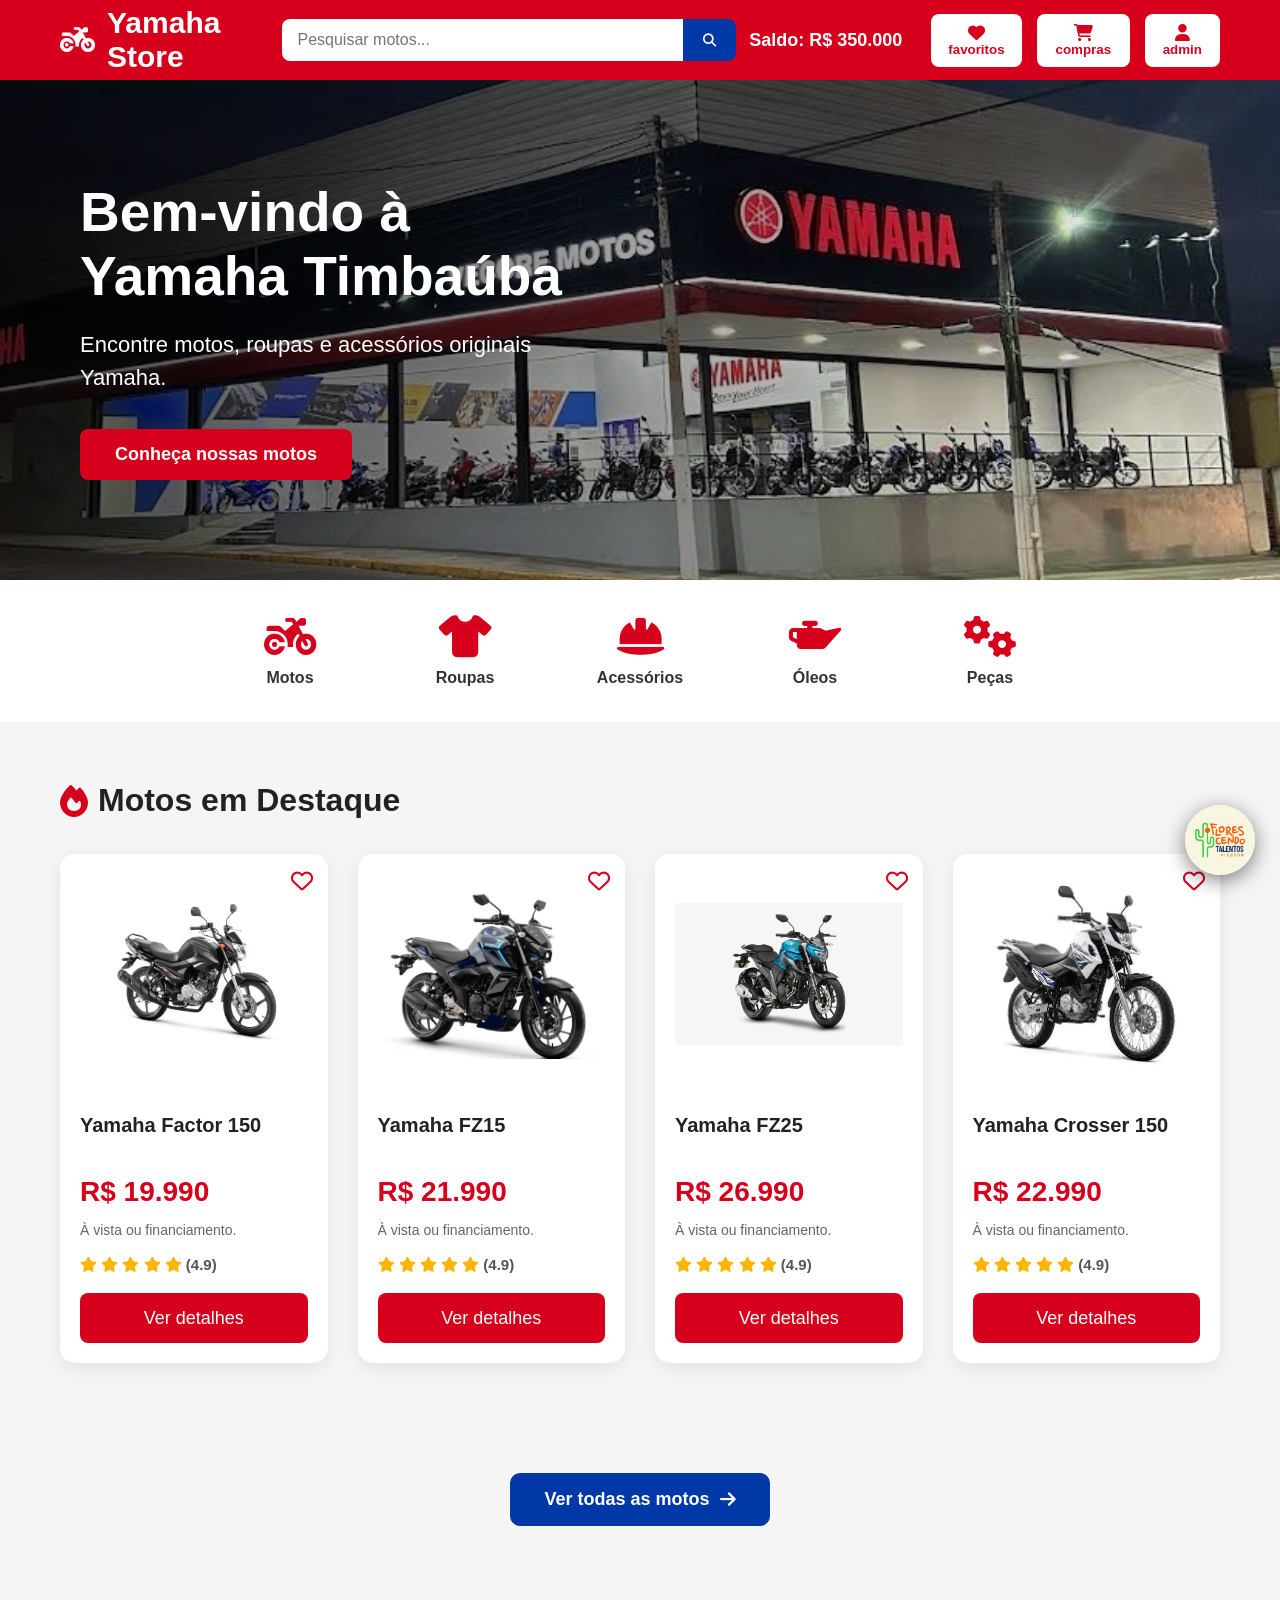
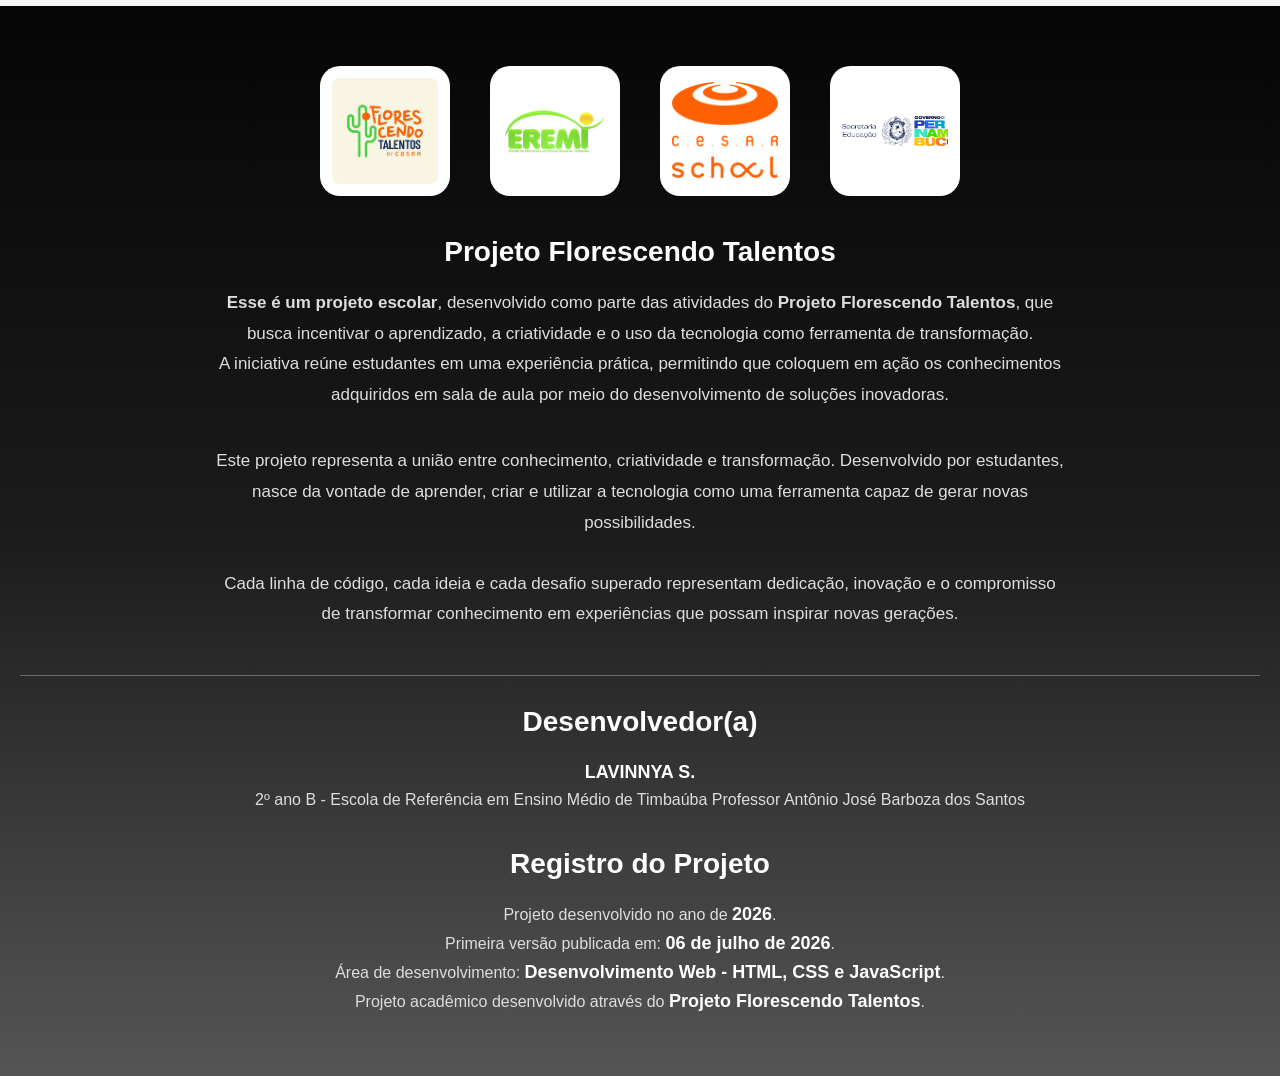
<file: index.html>
<!DOCTYPE html>
<html lang="pt-BR">

<head>


    <meta charset="UTF-8">
    <meta name="viewport" content="width=device-width, initial-scale=1.0">

    <title>Yamaha Store Timbaúba | Motos, Acessórios e Produtos Yamaha</title>

    <link rel="stylesheet" href="https://cdnjs.cloudflare.com/ajax/libs/font-awesome/6.7.2/css/all.min.css">

    <link rel="stylesheet" href="css/style.css">
    <link rel="stylesheet" href="css/logo.css">
    <link rel="icon" type="image/png" href="/imagens/yamahaicon.png">

    <meta name="description" content="Yamaha Store Timbaúba: encontre motos Yamaha, acessórios, peças, roupas, óleos e produtos originais. Projeto desenvolvido por estudantes através do Projeto Florescendo Talentos da Escola de Referência em Ensino Médio de Timbaúba Professor Antônio José Barboza dos Santos.">

    <meta name="keywords" content="Yamaha Store, Yamaha Timbaúba, motos Yamaha Timbaúba, concessionária Yamaha, motos novas Yamaha, Factor 150, FZ15, FZ25, Crosser 150, Lander 250, NMAX, MT-03, MT-07, R15, acessórios Yamaha, capacete Yamaha, roupas Yamaha, peças Yamaha, óleo Yamaha, Yamalube, motocicletas, loja de motos, motos Pernambuco">

    <meta name="author" content="Lavinnya Sofia Santana do Nascimento - Projeto Florescendo Talentos">

    <meta name="robots" content="index, follow">

    <meta name="language" content="pt-BR">

    <meta name="geo.region" content="BR-PE">

    <meta name="geo.placename" content="Timbaúba, Pernambuco, Brasil">

    <meta property="og:title" content="Yamaha Store Timbaúba | Motos Yamaha">

    <meta property="og:description" content="Conheça motos, acessórios, peças e produtos Yamaha em um projeto desenvolvido pelo Projeto Florescendo Talentos.">

    <meta property="og:type" content="website">

    <meta property="og:locale" content="pt_BR">

</head>

<body>

<a href="#rodape" class="botao-flutuante" title="Ir para o rodapé">
    <img src="/imagens/PFT.png" alt="">
</a>

</a>


    <header>


        <a href="index.html">
        <div class="logo">
            <h1><i class="fa-solid fa-motorcycle"></i> Yamaha Store</h1>
        </div>
        </a>



        <div class="search">

            <input type="text" id="pesquisa" placeholder="Pesquisar motos...">

            <button>
                <i class="fa-solid fa-magnifying-glass"></i>
            </button>

        </div>

        <div class="menu">

        <span id="saldo-usuario"></span>



        <a href="pages/favoritos.html">
        <button>
                <i class="fa-solid fa-heart menu-heart"></i>
                favoritos
                
            </button>
        </a>

            <a href="pages/carrinho.html">
    <button>
        
        <i class="fa-solid fa-cart-shopping"></i>
        compras
    </button>
</a>

            <a href="pages/login.html">
    <button>
        <i class="fa-solid fa-user"></i>
        admin
    </button>
</a>

        </div>

    </header>

    <main>

        <section class="banner">

            <div class="banner-texto">

                <h1>Bem-vindo à Yamaha Timbaúba</h1>

                <p>Encontre motos, roupas e acessórios originais Yamaha.</p>

                <a href="pages/motos.html" class="btn-banner">
                    Conheça nossas motos
                </a>

            </div>

        </section>

        <section class="categorias">

    <a href="pages/motos.html" class="categoria">

        <i class="fa-solid fa-motorcycle"></i>

        <p>Motos</p>

    </a>

    <a href="pages/roupas.html" class="categoria">

        <i class="fa-solid fa-shirt"></i>

        <p>Roupas</p>

    </a>

    <a href="pages/acessorios.html" class="categoria">

        <i class="fa-solid fa-helmet-safety"></i>

        <p>Acessórios</p>

    </a>

    <a href="pages/oleos.html" class="categoria">

        <i class="fa-solid fa-oil-can"></i>

        <p>Óleos</p>

    </a>

    <a href="pages/pecas.html" class="categoria">

        <i class="fa-solid fa-gears"></i>

        <p>Peças</p>

    </a>

</section>

        <section class="produtos">

            <h2><i class="fa-solid fa-fire"></i> Motos em Destaque</h2>

            <div id="lista-produtos"></div>

        </section>

        <div id="mensagem-pesquisa"></div>

        <div class="ver-mais">

            <a href="pages/motos.html" class="ver-todas">
                Ver todas as motos
                <i class="fa-solid fa-arrow-right"></i>
            </a>

        </div>

    </main>




<footer class="rodape" id="rodape">

    <div class="logos-rodape">

        <img src="/imagens/PFT.png" alt="Logo do Projeto Florescendo Talentos">

        <img src="/imagens/eremt.png" alt="Logo da EREMT">

        <img src="/imagens/cesar_school.png" alt="Logo da Cesar School">

        <img src="/imagens/SEpernambuco.png" alt="Logo da Secretaria de Educação de Pernambuco">

    </div>


    <div class="texto-rodape">

        <h3>Projeto Florescendo Talentos</h3>

        <p>
            <b>Esse é um projeto escolar</b>, desenvolvido como parte das atividades do <b>Projeto Florescendo Talentos</b>, que busca incentivar o aprendizado, a criatividade e o uso da tecnologia como ferramenta de transformação. <br>A iniciativa reúne estudantes em uma experiência prática, permitindo que coloquem em ação os conhecimentos adquiridos em sala de aula por meio do desenvolvimento de soluções inovadoras.
        </p> <br><br>

        <p>
            Este projeto representa a união entre conhecimento, criatividade e
            transformação. Desenvolvido por estudantes, nasce da vontade de
            aprender, criar e utilizar a tecnologia como uma ferramenta capaz de
            gerar novas possibilidades.

            <br><br>

            Cada linha de código, cada ideia e cada desafio superado representam
            dedicação, inovação e o compromisso de transformar conhecimento em
            experiências que possam inspirar novas gerações.
        </p>

    </div>


    <div class="desenvolvedores">

        <h3>Desenvolvedor(a)</h3>

        <p>
            <strong>LAVINNYA S.</strong>
        </p>

        <p>
            2º ano B - Escola de Referência em Ensino Médio de Timbaúba Professor Antônio José Barboza dos Santos
        </p>

    <div class="informacoes-projeto">
    <br><br>
    <h3>Registro do Projeto</h3>

    <p>
        Projeto desenvolvido no ano de <strong>2026</strong>.
    </p>

    <p>
        Primeira versão publicada em:
        <strong>06 de julho de 2026</strong>.
    </p>

    <p>
        Área de desenvolvimento:
        <strong>Desenvolvimento Web - HTML, CSS e JavaScript</strong>.
    </p>

    <p>
        Projeto acadêmico desenvolvido através do
        <strong>Projeto Florescendo Talentos</strong>.
    </p>

</div>

    </div>


</footer>

    <script src="js/app.js"></script>
    <script src="js/pesquisa.js"></script>

</body>

</html>
</file>
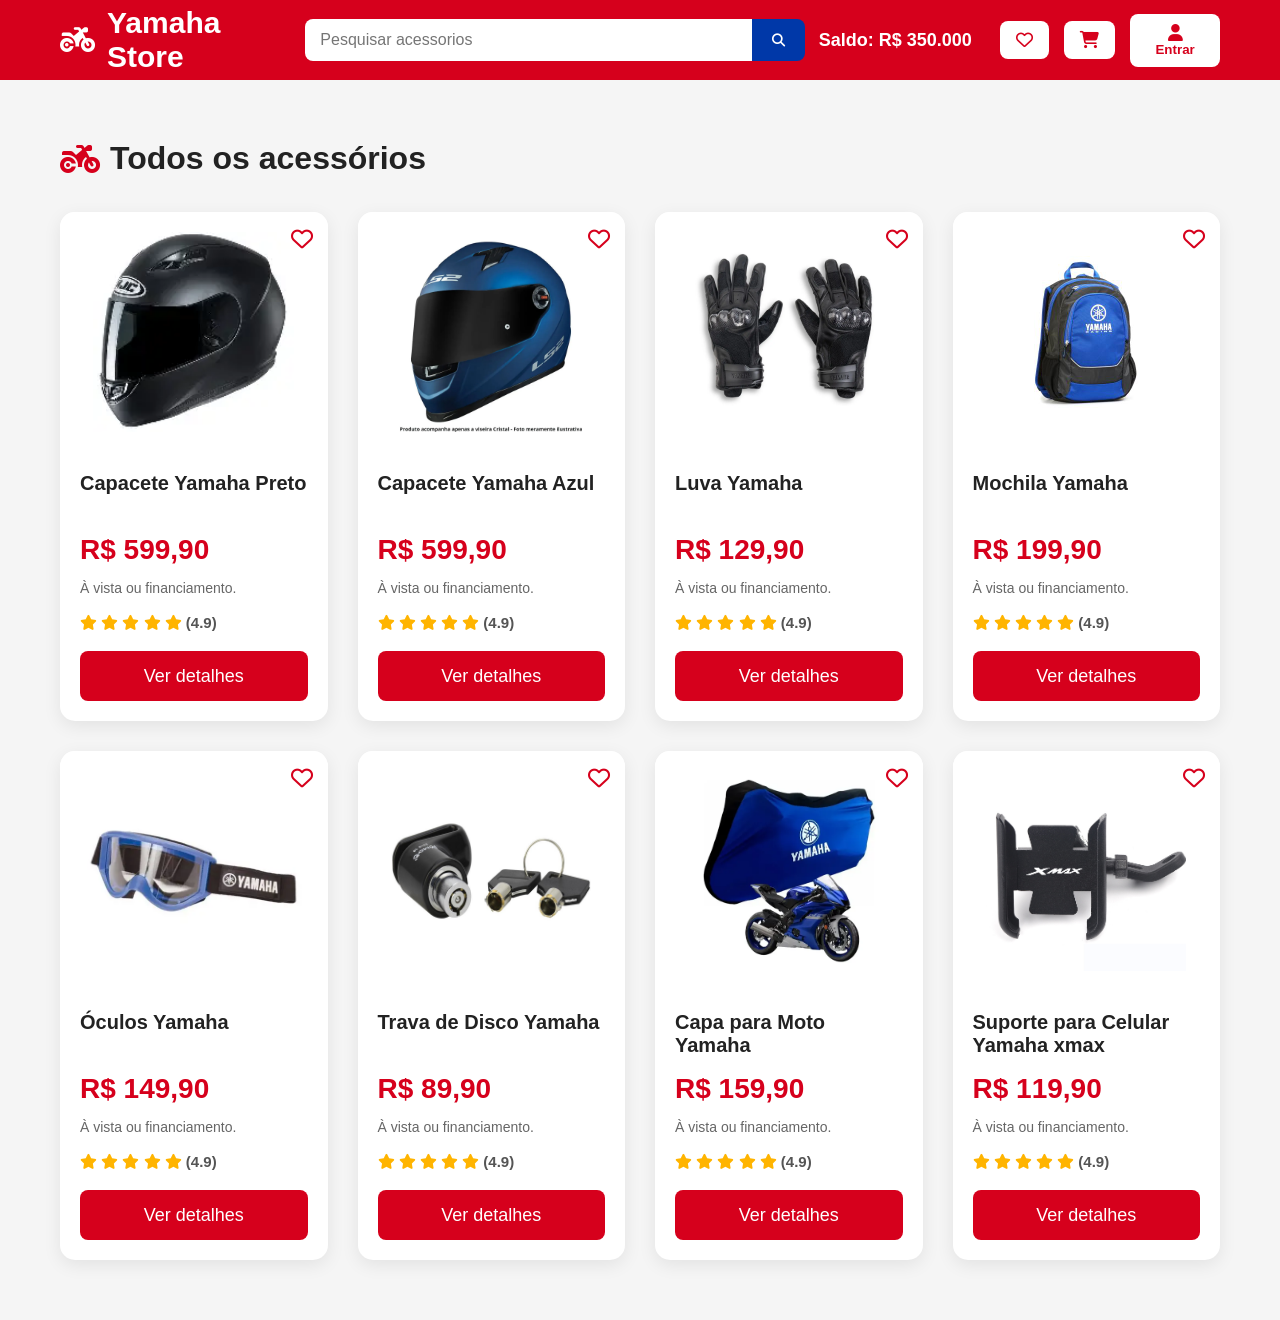
<file: pages/acessorios.html>
<!DOCTYPE html>
<html lang="pt-BR">

<head>

    <meta charset="UTF-8">

    <meta name="viewport" content="width=device-width, initial-scale=1.0">

    <title>Todos os acessórios | Yamaha Store</title>

    <link rel="stylesheet" href="https://cdnjs.cloudflare.com/ajax/libs/font-awesome/6.7.2/css/all.min.css">

    <link rel="stylesheet" href="../css/style.css">
    <link rel="icon" type="image/png" href="/imagens/yamahaicon.png">

</head>

<body>

<header>

    <div class="logo">

        <a href="../index.html">
        <h1>
            <i class="fa-solid fa-motorcycle"></i>
            Yamaha Store
        </h1>
        </a>

    </div>

    <div class="search">

        <input type="text" id="pesquisa" placeholder="Pesquisar acessorios">

        <button>
            <i class="fa-solid fa-magnifying-glass"></i>
        </button>

    </div>

    <div class="menu">

        <span id="saldo-usuario"></span>

        <a href="pages/favoritos.html">
        <button>
            <i class="fa-regular fa-heart"></i>
        </button>
        </a>

        <a href="carrinho.html">
    <button>
        <i class="fa-solid fa-cart-shopping"></i>
    </button>
</a>

        <button>
            <i class="fa-solid fa-user"></i>
            Entrar
        </button>

    </div>

</header>

<main>

    <section class="produtos">

        <h2>

            <i class="fa-solid fa-motorcycle"></i>

            Todos os acessórios

        </h2>

        <div id="lista-produtos"></div>

    </section>

</main>

<script src="../js/app.js"></script>
<script src="../js/pesquisa.js"></script>

</body>

</html>
</file>
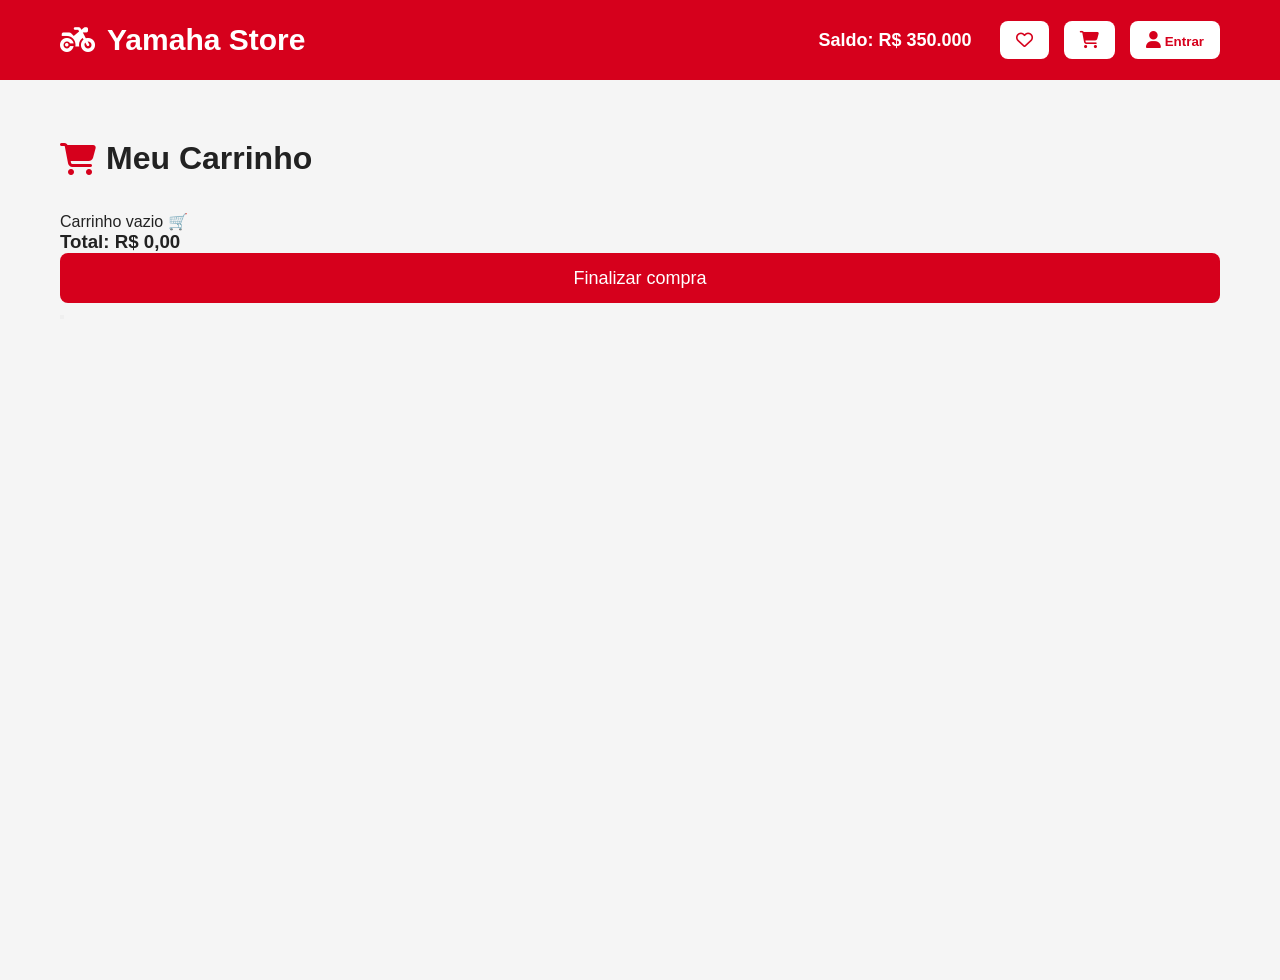
<file: pages/carrinho.html>
<!DOCTYPE html>
<html lang="pt-BR">

<head>

    <meta charset="UTF-8">
    <meta name="viewport" content="width=device-width, initial-scale=1.0">

    <title>Carrinho | Yamaha Store</title>

    <link rel="stylesheet"
        href="https://cdnjs.cloudflare.com/ajax/libs/font-awesome/6.7.2/css/all.min.css">

    <link rel="stylesheet" href="../css/style.css">
    <link rel="icon" type="image/png" href="/imagens/yamahaicon.png">

</head>

<body>

    <header>

        <div class="logo">
            <a href="../index.html">
            <h1>
                <i class="fa-solid fa-motorcycle"></i>
                Yamaha Store
            </h1>
            </a>

        </div>

        <div class="menu">
        
        <span id="saldo-usuario"></span>
        
            <a href="favoritos.html">
                <button>
                    <i class="fa-regular fa-heart"></i>
                </button>
            </a>

            <a href="carrinho.html">
                <button>
                    <i class="fa-solid fa-cart-shopping"></i>
                </button>
            </a>


            <button>
                <i class="fa-solid fa-user"></i>
                Entrar
            </button>

        </div>

    </header>

    <main>

        <section class="produtos">

            <h2>
                <i class="fa-solid fa-cart-shopping"></i>
                Meu Carrinho
            </h2>

            <!-- AQUI O JS VAI RENDERIZAR OS PRODUTOS -->
            <div id="lista-carrinho"></div>

            <h3 id="total-carrinho">Total: R$ 0,00</h3>

            <button onclick="finalizarCompra()" class="btn-detalhes">
                Finalizar compra
            <button>

        </section>

    </main>

    <script src="../js/app.js"></script>
    

</body>

</html>
</file>
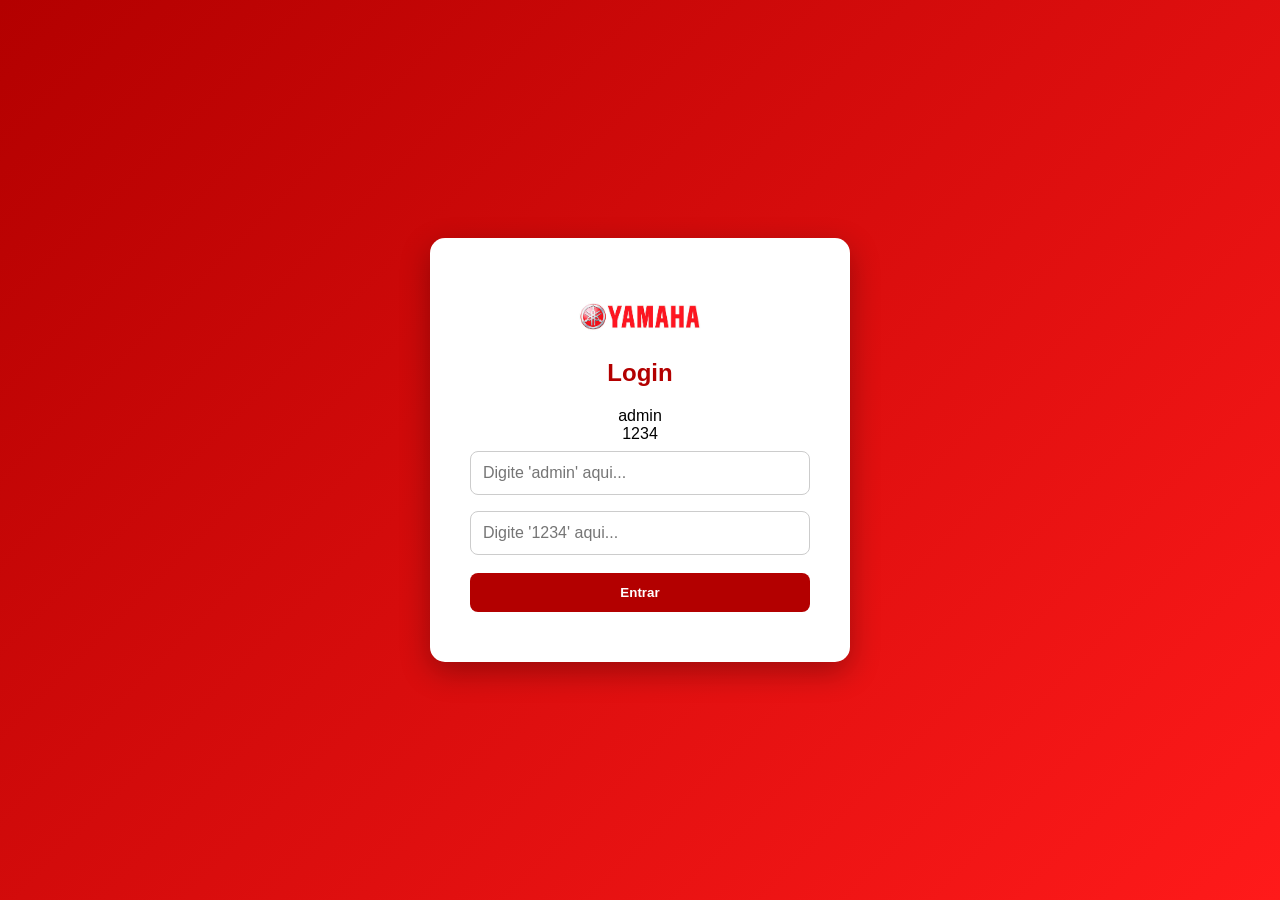
<file: pages/login.html>
<!DOCTYPE html>
<html lang="pt-br">
<head>

<script>
if (localStorage.getItem("logado") === "true") {
    window.location.href = "../index.html";
}
</script>
    <meta name="viewport" content="width=device-width, initial-scale=1.0">
    <meta charset="UTF-8">
    <title>Login</title>
    <link rel="stylesheet" href="../css/login.css">
    <link rel="icon" type="image/png" href="/imagens/yamahaicon.png">
</head>
<body>



<div class="login-box">

    <img src="/imagens/yamaha logo.png" alt="Logo da Yamaha" width="40%">
    <h2>Login</h2>

    <p>admin</p>
    <p>1234</p>

    <input type="text" id="usuario" placeholder="Digite 'admin' aqui...">
    <input type="password" id="senha" placeholder="Digite '1234' aqui...">

    <button onclick="logar()">Entrar</button>

    <p id="erro"></p>
</div>

<script src="../js/login.js"></script>


</body>
</html>
</file>
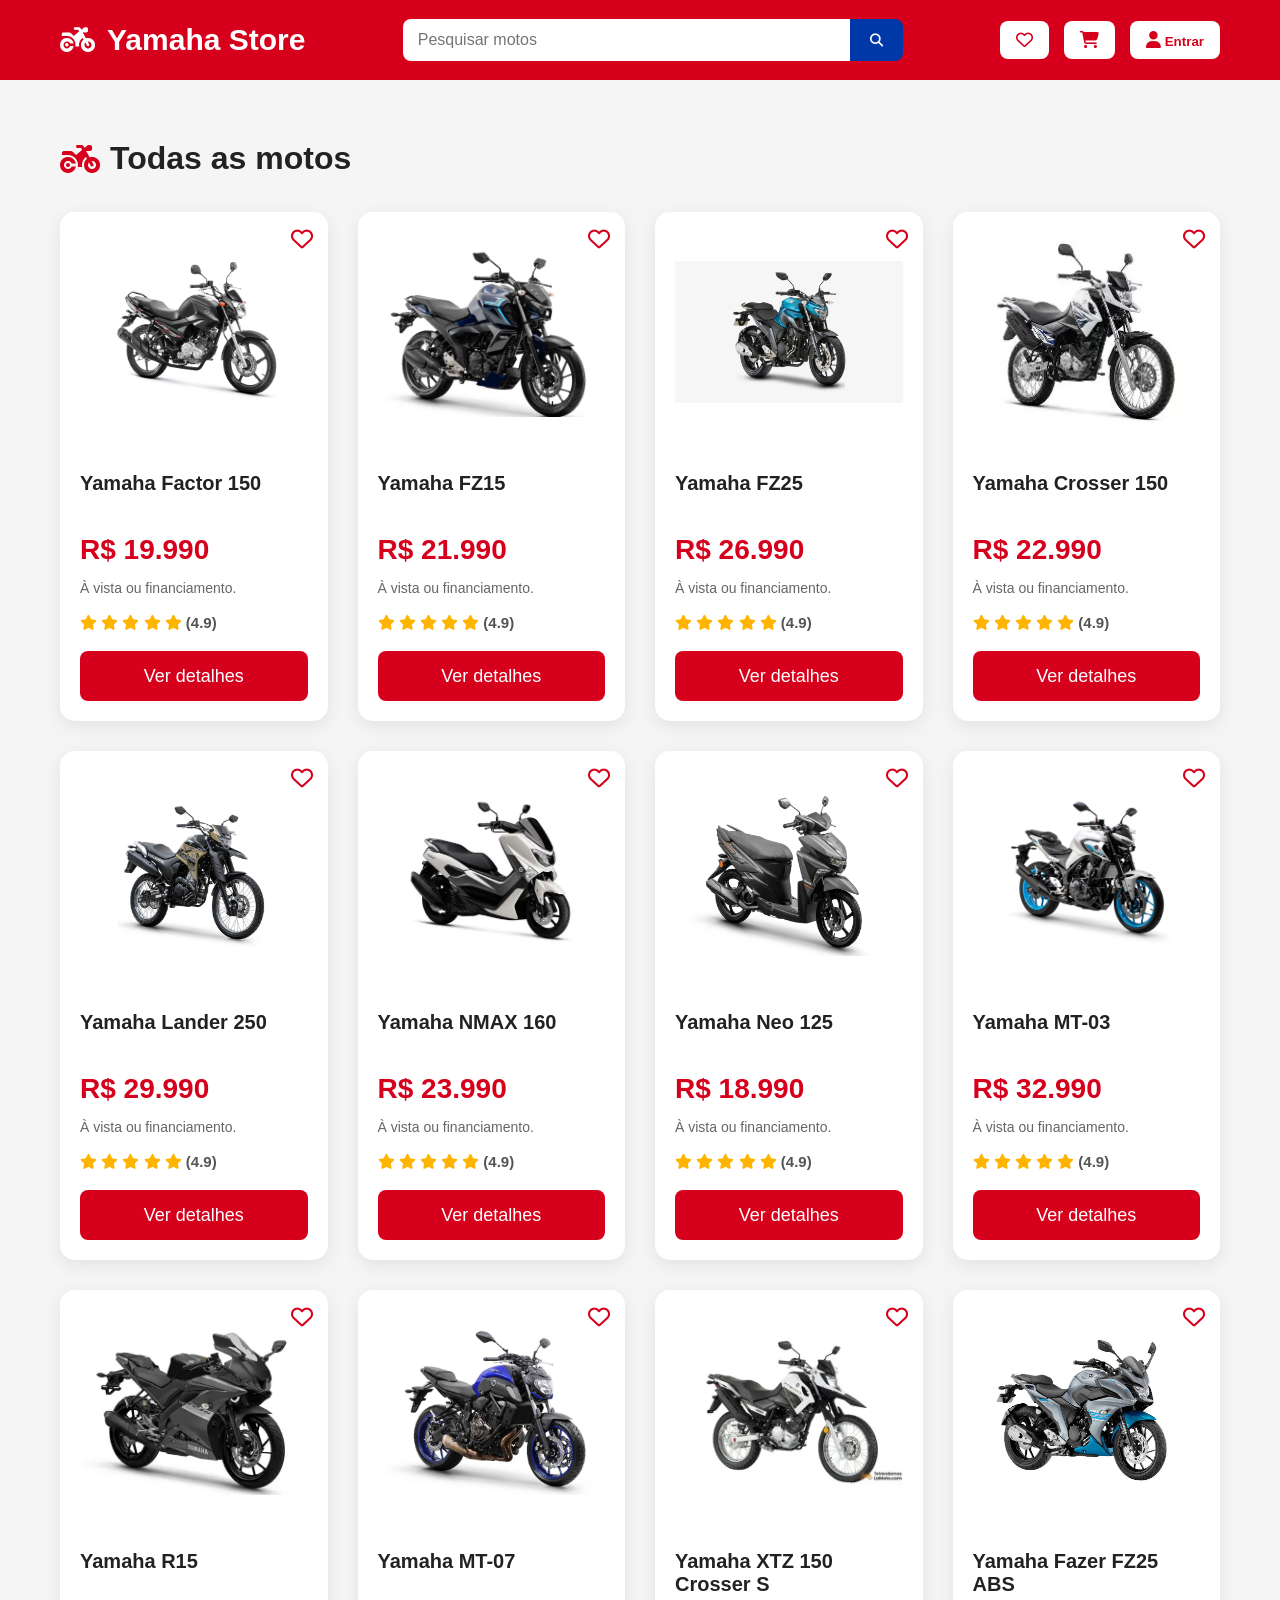
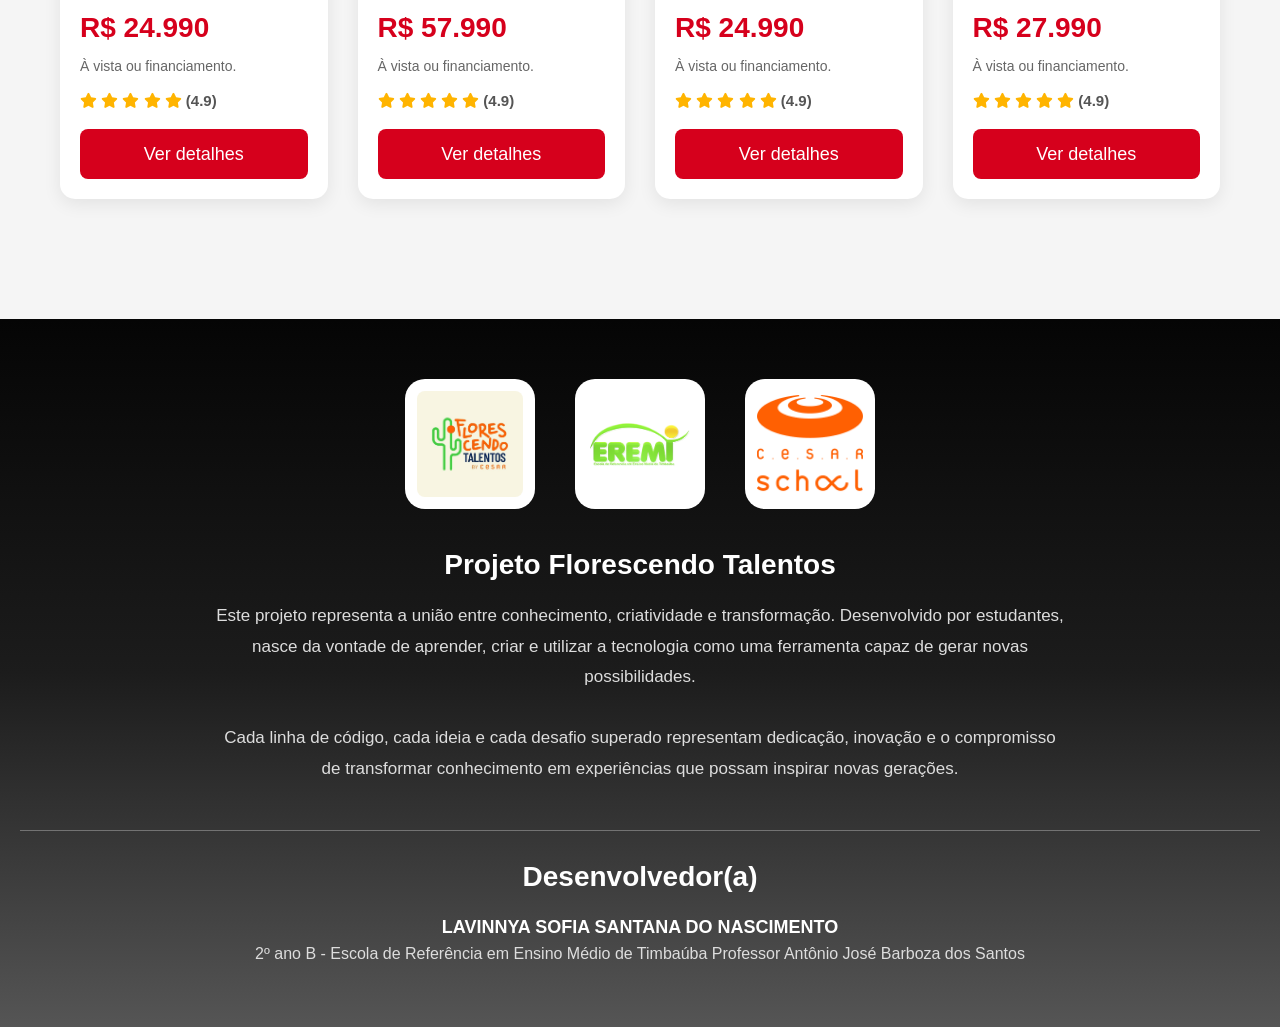
<file: pages/motos.html>
<!DOCTYPE html>
<html lang="pt-BR">

<head>

    <meta charset="UTF-8">

    <meta name="viewport" content="width=device-width, initial-scale=1.0">

    <title>Todas as Motos | Yamaha Store</title>

    <link rel="stylesheet" href="https://cdnjs.cloudflare.com/ajax/libs/font-awesome/6.7.2/css/all.min.css">

    <link rel="stylesheet" href="../css/style.css">
    <link rel="icon" type="images/png" href="/imagens/yamahaicon.png">

</head>

<body>

<header>

    <div class="logo">
        <a href="../index.html">
        <h1>
            <i class="fa-solid fa-motorcycle"></i>
            Yamaha Store
        </h1>
        </a>
    </div>

    <div class="search">

        <input type="text" id="pesquisa" placeholder="Pesquisar motos">

        <button>
            <i class="fa-solid fa-magnifying-glass"></i>
        </button>

    </div>

    <div class="menu">

    <a href="favoritos.html">

        <button>

            <i class="fa-regular fa-heart menu-heart"></i>

        </button>

    </a>

    <a href="carrinho.html">
    <button>
        <i class="fa-solid fa-cart-shopping"></i>
    </button>
</a>

    <button>

        <i class="fa-solid fa-user"></i>

        Entrar

    </button>

</div>

</header>

<main>

    <section class="produtos">

        <h2>

            <i class="fa-solid fa-motorcycle"></i>

            Todas as motos

        </h2>

        <div id="lista-produtos"></div>

    </section>

</main>


<footer class="rodape" id="rodape">

    <div class="logos-rodape">

        <img src="/imagens/PFT.png" alt="Logo do Projeto Florescendo Talentos">

        <img src="/imagens/eremt.png" alt="Logo da EREMT">

        <img src="/imagens/cesar_school.png" alt="Logo da Cesar School">

    </div>


    <div class="texto-rodape">

        <h3>Projeto Florescendo Talentos</h3>

        <p>
            Este projeto representa a união entre conhecimento, criatividade e
            transformação. Desenvolvido por estudantes, nasce da vontade de
            aprender, criar e utilizar a tecnologia como uma ferramenta capaz de
            gerar novas possibilidades.

            <br><br>

            Cada linha de código, cada ideia e cada desafio superado representam
            dedicação, inovação e o compromisso de transformar conhecimento em
            experiências que possam inspirar novas gerações.
        </p>

    </div>


    <div class="desenvolvedores">

        <h3>Desenvolvedor(a)</h3>

        <p>
            <strong>LAVINNYA SOFIA SANTANA DO NASCIMENTO</strong>
        </p>

        <p>
            2º ano B - Escola de Referência em Ensino Médio de Timbaúba Professor Antônio José Barboza dos Santos
        </p>


    </div>


</footer>
<script src="../js/app.js"></script>
<script src="../js/pesquisa.js"></script>

</body>

</html>
</file>
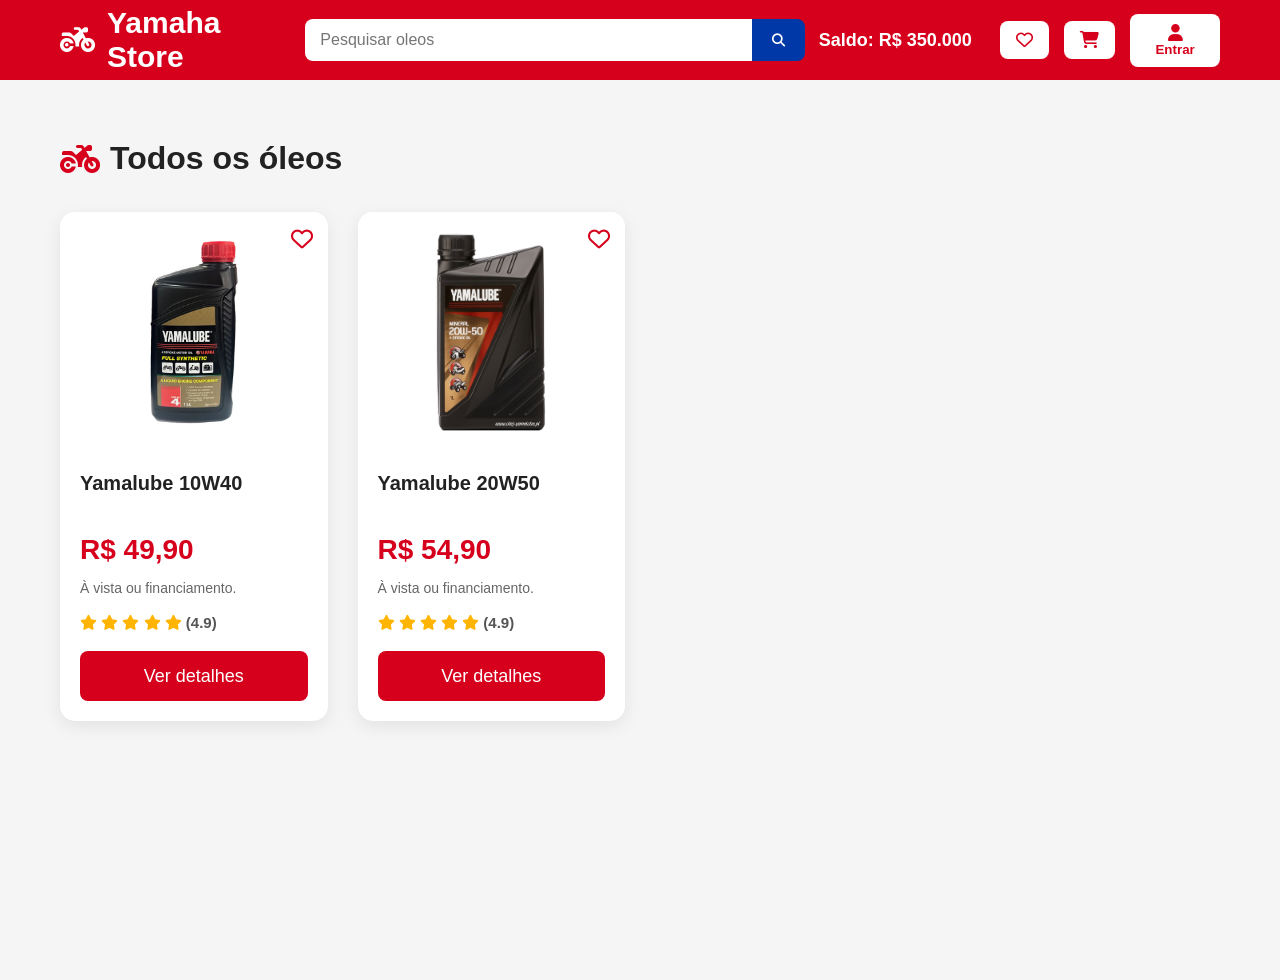
<file: pages/oleos.html>
<!DOCTYPE html>
<html lang="pt-BR">

<head>

    <meta charset="UTF-8">

    <meta name="viewport" content="width=device-width, initial-scale=1.0">

    <title>Todos os óleos | Yamaha Store</title>

    <link rel="stylesheet" href="https://cdnjs.cloudflare.com/ajax/libs/font-awesome/6.7.2/css/all.min.css">

    <link rel="stylesheet" href="../css/style.css">
    <link rel="icon" type="image/png" href="/imagens/yamahaicon.png">

</head>

<body>

<header>

    <div class="logo">
        <a href="../index.html">
        <h1>
            <i class="fa-solid fa-motorcycle"></i>
            Yamaha Store
        </h1>
        </a>

    </div>

    <div class="search">

        <input type="text" id="pesquisa" placeholder="Pesquisar oleos">

        <button>
            <i class="fa-solid fa-magnifying-glass"></i>
        </button>

    </div>

    <div class="menu">

        <span id="saldo-usuario"></span>

        <a href="pages/favoritos.html">
        <button>
            <i class="fa-regular fa-heart"></i>
        </button>
        </a>

        <a href="carrinho.html">
    <button>
        <i class="fa-solid fa-cart-shopping"></i>
    </button>
</a>

        <button>
            <i class="fa-solid fa-user"></i>
            Entrar
        </button>

    </div>

</header>

<main>

    <section class="produtos">

        <h2>

            <i class="fa-solid fa-motorcycle"></i>

            Todos os óleos

        </h2>

        <div id="lista-produtos"></div>

    </section>

</main>

<script src="../js/app.js"></script>
<script src="../js/pesquisa.js"></script>

</body>

</html>
</file>
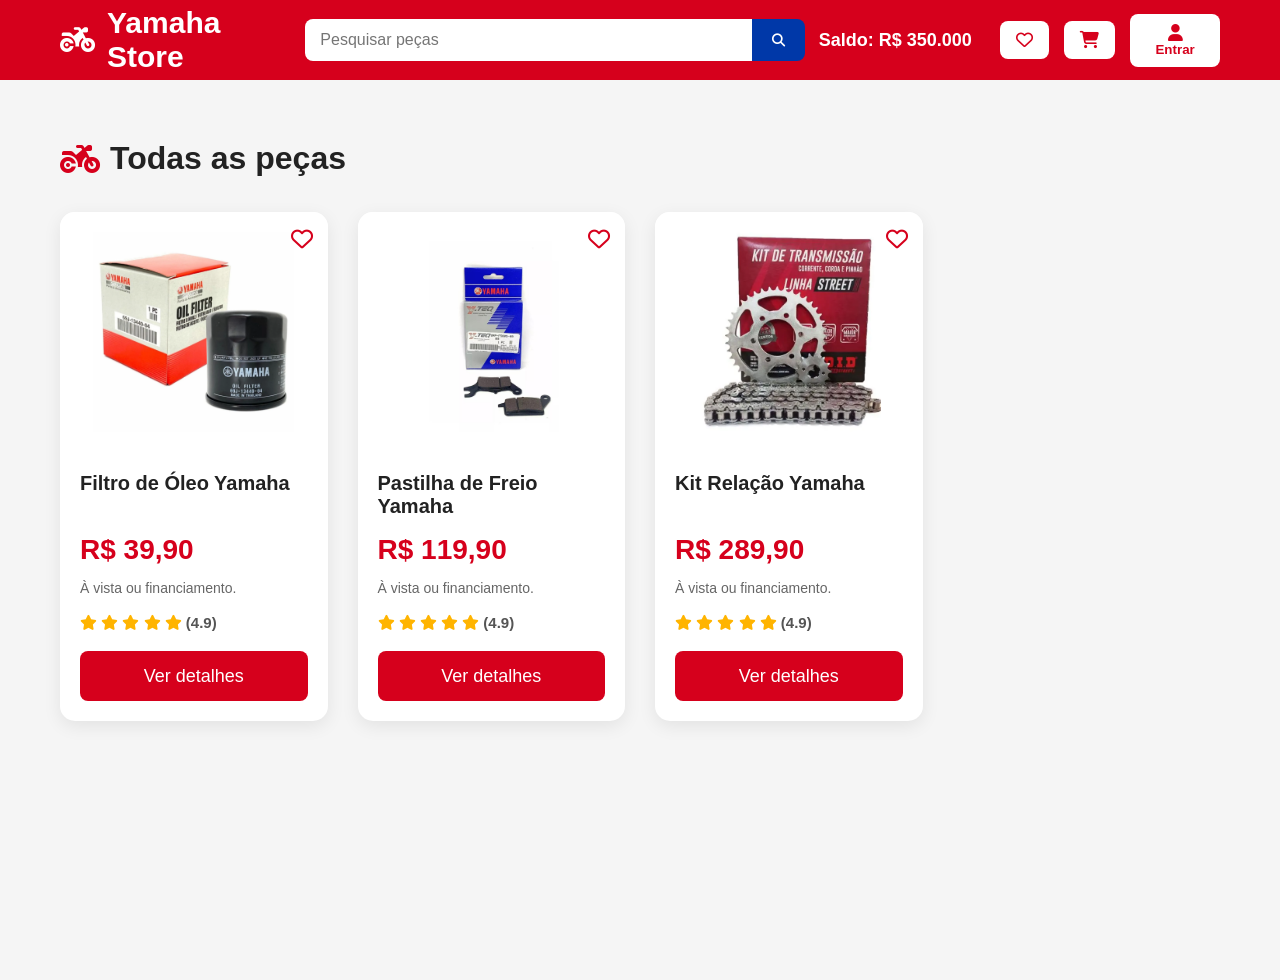
<file: pages/pecas.html>
<!DOCTYPE html>
<html lang="pt-BR">

<head>

    <meta charset="UTF-8">

    <meta name="viewport" content="width=device-width, initial-scale=1.0">

    <title>Todas as peças | Yamaha Store</title>

    <link rel="stylesheet" href="https://cdnjs.cloudflare.com/ajax/libs/font-awesome/6.7.2/css/all.min.css">

    <link rel="stylesheet" href="../css/style.css">
    <link rel="icon" type="image/png" href="/imagens/yamahaicon.png">

</head>

<body>

<header>

    <div class="logo">
        <a href="../index.html">
        <h1>
            <i class="fa-solid fa-motorcycle"></i>
            Yamaha Store
        </h1>
        </a>

    </div>

    <div class="search">

        <input type="text" id="pesquisa" placeholder="Pesquisar peças">

        <button>
            <i class="fa-solid fa-magnifying-glass"></i>
        </button>

    </div>

    <div class="menu">

    <span id="saldo-usuario"></span>

        <a href="pages/favoritos.html">
        <button>
            <i class="fa-regular fa-heart"></i>
        </button>
        </a>

        <a href="carrinho.html">
    <button>
        <i class="fa-solid fa-cart-shopping"></i>
    </button>
</a>

        <button>
            <i class="fa-solid fa-user"></i>
            Entrar
        </button>

    </div>

</header>

<main>

    <section class="produtos">

        <h2>

            <i class="fa-solid fa-motorcycle"></i>

            Todas as peças

        </h2>

        <div id="lista-produtos"></div>

    </section>

</main>

<script src="../js/app.js"></script>
<script src="../js/pesquisa.js"></script>

</body>

</html>
</file>
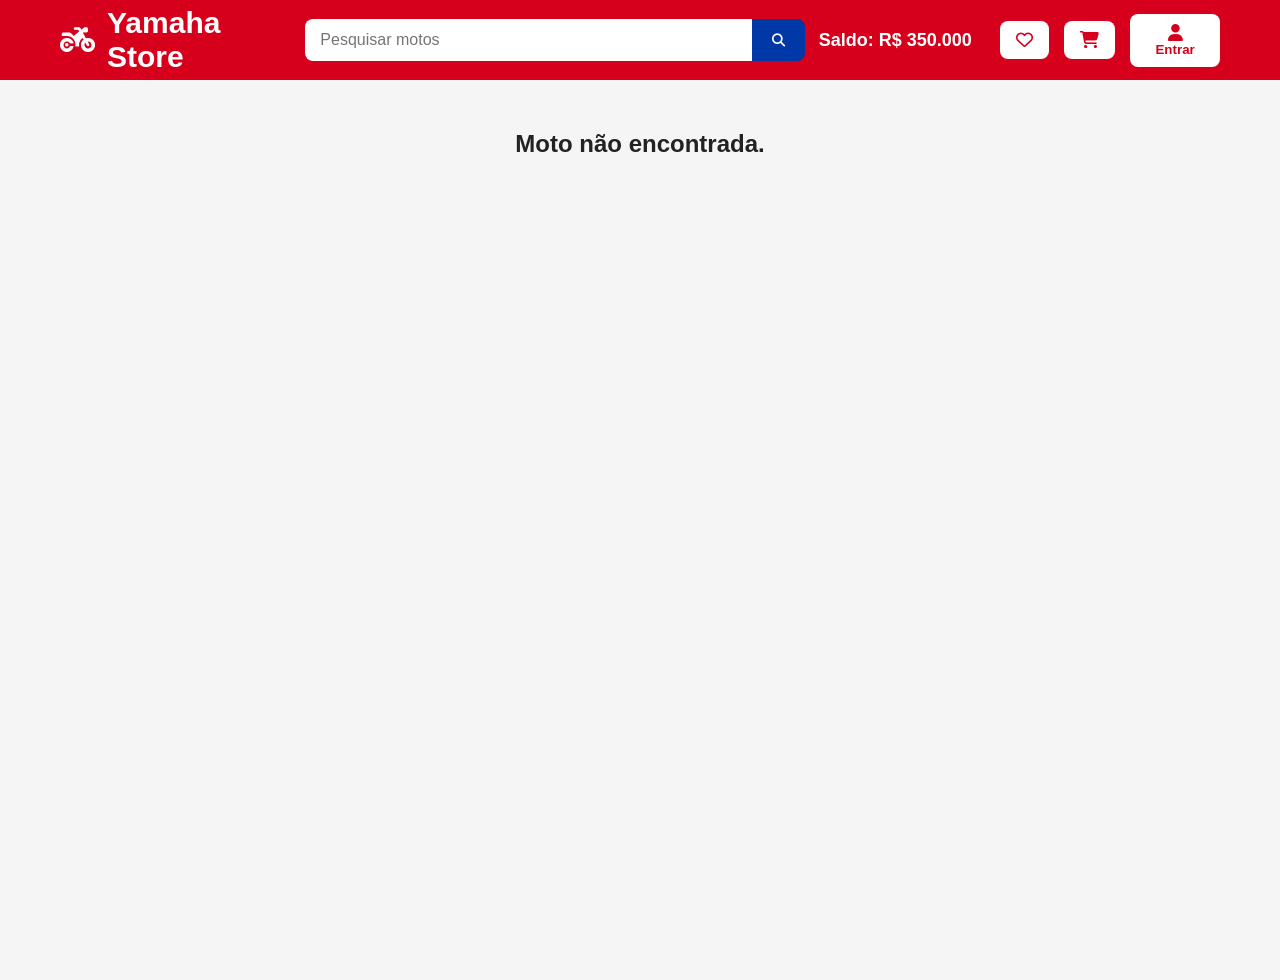
<file: pages/produto.html>
<!DOCTYPE html>
<html lang="pt-BR">

<head>

    <meta charset="UTF-8">
    <meta name="viewport" content="width=device-width, initial-scale=1.0">

    <title>Detalhes da Moto | Yamaha Store</title>

    <link rel="stylesheet" href="https://cdnjs.cloudflare.com/ajax/libs/font-awesome/6.7.2/css/all.min.css">

    <link rel="stylesheet" href="../css/style.css">
    <link rel="icon" type="image/png" href="/imagens/yamahaicon.png">

</head>

<body>

<header>

    <div class="logo">
        <a href="../index.html">
        <h1>
            <i class="fa-solid fa-motorcycle"></i>
            Yamaha Store
        </h1>
        </a>
        
    </div>

    <div class="search">

        <input type="text" placeholder="Pesquisar motos">

        <button>
            <i class="fa-solid fa-magnifying-glass"></i>
        </button>

    </div>

    <div class="menu">

        <span id="saldo-usuario"></span>
        
        <button>
            <i class="fa-regular fa-heart"></i>
        </button>

        <a href="carrinho.html">
    <button>
        <i class="fa-solid fa-cart-shopping"></i>
    </button>
</a>

        <button>
            <i class="fa-solid fa-user"></i>
            Entrar
        </button>

    </div>

</header>

<main>

<section class="produto-detalhes">

    <div class="produto-imagem">

        <img id="imagem-produto" src="../imagens/factor150.png" alt="Moto">

    </div>

    <div class="produto-info">

        <h1 id="nome-produto">Yamaha Factor 150</h1>

        <p class="preco" id="preco-produto">
            R$ 19.990
        </p>

        <div class="avaliacao">

            <i class="fa-solid fa-star"></i>
            <i class="fa-solid fa-star"></i>
            <i class="fa-solid fa-star"></i>
            <i class="fa-solid fa-star"></i>
            <i class="fa-solid fa-star"></i>

            <span>(4.9)</span>

        </div>

        <p class="descricao" id="descricao-produto"></p>

        <button class="btn-detalhes" id="btn-carrinho">
    <i class="fa-solid fa-cart-shopping"></i>
    Adicionar ao Carrinho
</button>

    </div>

</section>

<section class="ficha-tecnica">

    <h2>Ficha Técnica</h2>

        
<table>

<tr>
    <td id="titulo1"></td>
    <td id="info1"></td>
</tr>

<tr>
    <td id="titulo2"></td>
    <td id="info2"></td>
</tr>

<tr>
    <td id="titulo3"></td>
    <td id="info3"></td>
</tr>

<tr>
    <td id="titulo4"></td>
    <td id="info4"></td>
</tr>

</table>

</section>

</main>

<script src="../js/app.js"></script>
<script src="../js/pesquisa.js"></script>

</body>

</html>
</file>
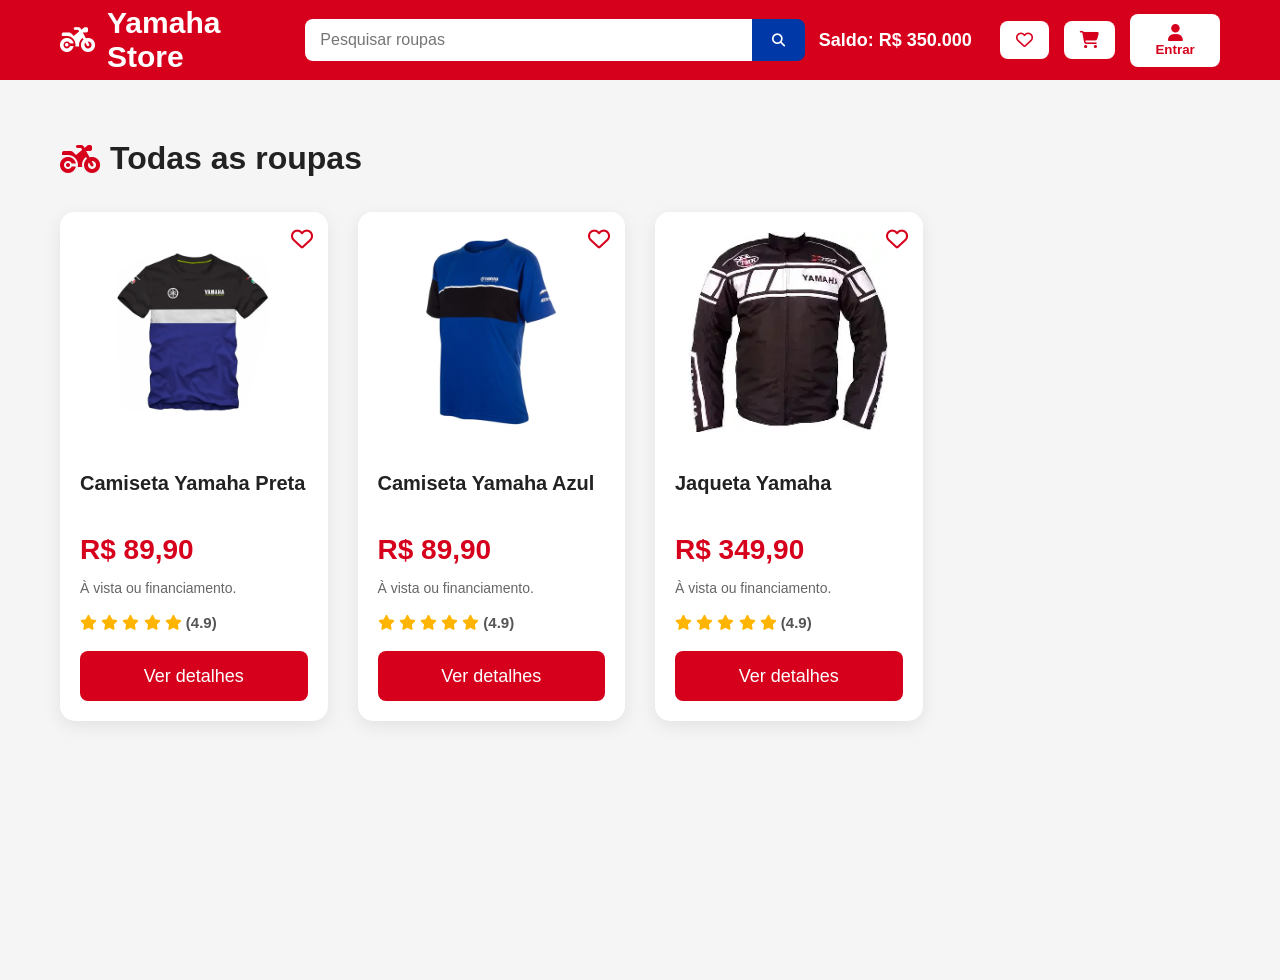
<file: pages/roupas.html>
<!DOCTYPE html>
<html lang="pt-BR">

<head>

    <meta charset="UTF-8">

    <meta name="viewport" content="width=device-width, initial-scale=1.0">

    <title>Todas as roupas | Yamaha Store</title>

    <link rel="stylesheet" href="https://cdnjs.cloudflare.com/ajax/libs/font-awesome/6.7.2/css/all.min.css">

    <link rel="stylesheet" href="../css/style.css">
    <link rel="icon" type="image/png" href="/imagens/yamahaicon.png">

</head>

<body>

<header>

    <div class="logo">
        <a href="../index.html">
        <h1>
            <i class="fa-solid fa-motorcycle"></i>
            Yamaha Store
        </h1>
        </a>

    </div>

    <div class="search">

        <input type="text" id="pesquisa" placeholder="Pesquisar roupas">

        <button>
            <i class="fa-solid fa-magnifying-glass"></i>
        </button>

    </div>

    <div class="menu">

        <span id="saldo-usuario"></span>

        <a href="pages/favoritos.html">
        <button>
            <i class="fa-regular fa-heart"></i>
        </button>
        </a>

        <a href="carrinho.html">
    <button>
        <i class="fa-solid fa-cart-shopping"></i>
    </button>
</a>

        <button>
            <i class="fa-solid fa-user"></i>
            Entrar
        </button>

    </div>

</header>

<main>

    <section class="produtos">

        <h2>

            <i class="fa-solid fa-motorcycle"></i>

            Todas as roupas

        </h2>

        <div id="lista-produtos"></div>

    </section>

</main>



<script src="../js/app.js"></script>
<script src="../js/pesquisa.js"></script>

</body>

</html>
</file>
<file: css/style.css>
/* ==========================
   RESET
========================== */

#mensagem-pesquisa{
    display: none;
    text-align: center;
    padding: 60px 20px;
}

#mensagem-pesquisa h2{
    color: #555;
    font-size: 30px;
}

#saldo-usuario{
    display: flex;
    align-items: center;
    justify-content: center;

    font-size: 18px;
    font-weight: bold;
    color: #fff;

    min-width: 180px;
    text-align: center;
}

a{
    color: inherit;
    text-decoration: none;
}

*{
    margin:0;
    padding:0;
    box-sizing:border-box;
}

body{

    font-family:"Poppins", sans-serif;
    background:#f5f5f5;
    color:#222;

}

/* ==========================
   HEADER
========================== */

header{

    background:#d6001c;
    height:80px;

    display:flex;
    justify-content:space-between;
    align-items:center;

    padding:0 60px;

    color:white;

    position:sticky;
    top:0;
    z-index:999;

}

.logo h1{

    font-size:30px;
    display:flex;
    align-items:center;
    gap:12px;

}

.logo i{

    font-size:28px;

}

.search{

    width:500px;
    display:flex;

}

.search input{

    width:100%;
    border:none;

    padding:12px 15px;

    border-radius:8px 0 0 8px;

    font-size:16px;

    outline:none;

}

.search button{

    border:none;

    padding:0 20px;

    background:#0038A8;

    color:white;

    border-radius:0 8px 8px 0;

    cursor:pointer;

    transition:.3s;

}

.search button:hover{

    background:#00296f;

}

.menu{

    display:flex;
    gap:15px;
    align-items: center;

}

.menu button{

    border:none;

    background:white;

    color:#d6001c;

    padding:10px 16px;

    border-radius:8px;

    cursor:pointer;

    font-weight:bold;

    transition:.3s;

}

.menu button:hover{

    background:#ececec;

}

.menu i{

    font-size:17px;

}

/* ==========================
   BANNER
========================== */

.banner{

    height:500px;

    background:
    linear-gradient(
        to right,
        rgba(0,0,0,.70),
        rgba(0,0,0,.35),
        rgba(0,0,0,0)
    ),
    url("../imagens/foto da frente da yamaha de timba city.jpeg");

    background-size:cover;
    background-position:center 35%;

    display:flex;
    align-items:center;

    padding-left:80px;

}

.banner-texto{

    color:white;
    max-width:520px;

}

.banner-texto h1{

    font-size:55px;
    margin-bottom:20px;

}

.banner-texto p{

    font-size:22px;
    margin-bottom:35px;
    line-height:1.5;

}

.btn-banner{

    display:inline-block;

    background:#d6001c;

    color:white;

    padding:15px 35px;

    border-radius:8px;

    text-decoration:none;

    font-size:18px;

    font-weight:bold;

    transition:.3s;

}

.btn-banner:hover{

    background:#a80017;

}

/* ==========================
   CATEGORIAS
========================== */

.categorias{

    background:white;

    display:flex;

    justify-content:center;

    gap:55px;

    padding:35px;

}

.categoria{

    width:120px;

    text-align:center;

    cursor:pointer;

    transition:.3s;

    text-decoration: none;

    color: #222;

}

.categoria span{

    display:block;

}

.categoria i{

    font-size:42px;

    color:#d6001c;

    transition:.3s;

}

.categoria p{

    margin-top:12px;

    font-weight:600;

    color:#333;

}

.categoria:hover{

    transform:translateY(-8px);

}

.categoria:hover i{

    transform:scale(1.15);

}

/* ==========================
   PRODUTOS
========================== */

.produtos{

    padding:60px;

}

.produtos h2{

    font-size:32px;

    color:#222;

    margin-bottom:35px;

    display:flex;

    align-items:center;

    gap:10px;

}

.produtos h2 i{

    color:#d6001c;

}

#lista-produtos{

    display:grid;

    grid-template-columns:repeat(4,1fr);

    gap:30px;

}

/* ==========================
   CARD
========================== */

.card{

    position:relative;

    background:white;

    border-radius:15px;

    overflow:hidden;

    box-shadow:0 5px 18px rgba(0,0,0,.08);

    display:flex;

    flex-direction:column;

    transition:.3s;

}

.card:hover{

    transform:translateY(-8px);

    box-shadow:0 12px 28px rgba(0,0,0,.18);

}

.card img{

    width:100%;

    height:240px;

    object-fit:contain;

    padding:20px;

    background:white;

}

.favorito{

    position:absolute;

    top:15px;

    right:15px;

    color:#d6001c;

    font-size:22px;

    cursor:pointer;

    transition:.3s;

}

.favorito:hover{

    transform:scale(1.2);

}

.card-info{

    padding:20px;

    display:flex;

    flex-direction:column;

    flex:1;

}

.card-info h3{

    font-size:20px;

    margin-bottom:12px;

    min-height:50px;

}

.preco{

    color:#d6001c;

    font-size:28px;

    font-weight:bold;

    margin-bottom:12px;

}

.descricao{

    color:#666;

    font-size:14px;

    margin-bottom:15px;

    line-height:1.5;

}

.avaliacao{

    color:#ffb400;

    margin-bottom:20px;

    font-size:15px;

}

.avaliacao span{

    color:#555;

    font-weight:bold;

}

.btn-detalhes{

    width:100%;

    height:50px;

    display:flex;

    justify-content:center;

    align-items:center;

    gap:10px;

    border:none;

    border-radius:8px;

    background:#d6001c;

    color:white;

    font-size:18px;

    cursor:pointer;

    transition:.3s;

}

.btn-detalhes:hover{

    background:#a80017;

}

/* ==========================
   BOTÃO VER TODAS
========================== */

.ver-mais{

    text-align:center;

    margin:50px 0 80px;

}

.ver-todas{

    display:inline-flex;

    align-items:center;

    gap:10px;

    background:#0038A8;

    color:white;

    text-decoration:none;

    padding:16px 34px;

    border-radius:10px;

    font-size:18px;

    font-weight:bold;

    transition:.3s;

}

.ver-todas:hover{

    background:#00296f;

    transform:translateY(-3px);

}

/* ==========================
   PÁGINA MOTOS
========================== */

main{

    min-height:100vh;

}

.titulo-pagina{

    text-align:center;

    margin:50px 0 35px;

    font-size:40px;

    color:#d6001c;

}

/* ==========================
   PRODUTO
========================== */

.produto-detalhes{

    display:flex;

    gap:60px;

    padding:60px;

    background:white;

}

.produto-imagem{

    flex:1;

    text-align:center;

}

.produto-imagem img{

    width:100%;

    max-width:500px;

    object-fit:contain;

}

.produto-info{

    flex:1;

}

.produto-info h1{

    font-size:42px;

    margin-bottom:20px;

}

.ficha-tecnica{

    margin:60px;

}

.ficha-tecnica h2{

    margin-bottom:20px;

}

.ficha-tecnica table{

    width:100%;

    border-collapse:collapse;

    background:white;

}

.ficha-tecnica td{

    border:1px solid #ddd;

    padding:15px;

}

.ficha-tecnica tr:nth-child(even){

    background:#f5f5f5;

}
/* ==========================
   CARRINHO
========================== */

.total-carrinho{

    margin-top:40px;

    text-align:right;

}

.total-carrinho h2{

    margin-bottom:20px;

    color:#d6001c;

}

.remover{

    width:100%;

    margin-top:15px;

    padding:12px;

    background:#555;

    color:white;

    border:none;

    border-radius:8px;

    cursor:pointer;

    transition:.3s;

}

.remover:hover{

    background:#222;

}

.curtido {
    transform: scale(1.3);
    transition: 0.2s;
    color: red;
}

#btn-carrinho {
    background: #d6001c;
    color: white;

    padding: 15px 20px;

    display: flex;
    align-items: center;
    justify-content: center;
    gap: 10px;

    font-size: 16px;
    font-weight: bold;

    border: none;
    border-radius: 8px;

    cursor: pointer;

    width: 100%;
    max-width: 280px;

    white-space: nowrap;
}





.btn-logout {
    padding: 8px 12px;
    background: red;
    color: white;
    border: none;
    border-radius: 6px;
    cursor: pointer;
}

.btn-logout:hover {
    background: darkred;
}
/*========================
Botão flutuante
==========================*/
.botao-flutuante {

    position: fixed;

    right: 25px;
    bottom: 25px;

    width: 70px;
    height: 70px;

    background: white;

    border-radius: 50%;

    display: flex;

    justify-content: center;
    align-items: center;

    overflow: hidden;

    box-shadow: 0 5px 20px rgba(0,0,0,.5);

    z-index: 9999;

    transition: .3s;

}


.botao-flutuante img {

    width: 100%;
    height: 100%;

    object-fit: contain;

}


.botao-flutuante:hover {

    transform: scale(1.15) translateY(-5px);

    box-shadow: 0 10px 30px rgba(0,0,0,.6);

}

/*=====================================
Adaptação para celular
======================================*/

/* =====================================
   Adaptação para celular (HEADER/MENU)
====================================== */
@media (max-width: 768px) {

    header {
        height: auto;
        flex-direction: column;
        gap: 15px;
        padding: 15px 20px 20px;
        position: relative;
    }

    .logo h1 {
        font-size: 22px;
    }

    .search {
        width: 100%;
    }

.menu {
    width: 100%;
    justify-content: center;
    gap: 10px;
    flex-wrap: wrap;
}

.menu a {
    flex: 0 0 auto; /* não estica mais */
}

.menu button {
    width: auto;      /* tamanho natural, não 100% */
    padding: 10px 16px;
    font-size: 13px;
    white-space: nowrap;
}

    #saldo-usuario {
        min-width: auto;
        width: 100%;
        order: -1; /* mostra o saldo antes dos botões */
        font-size: 16px;
    }

    /* botão Sair volta a ficar dentro do fluxo do header */


    /* BANNER */

    .banner {

        height: 450px;

        padding: 30px;

        background-position:center;

    }


    .banner-texto h1 {

        font-size: 35px;

    }


    .banner-texto p {

        font-size: 18px;

    }



    /* CATEGORIAS */

    .categorias {

        display:grid;

        grid-template-columns: repeat(2,1fr);

        gap:30px;

        padding:30px;

    }


    .categoria {

        width:auto;

    }



    /* PRODUTOS */

    .produtos {

        padding:30px 20px;

    }


    .produtos h2 {

        font-size:25px;

    }


    #lista-produtos {

        grid-template-columns:1fr;

        gap:20px;

    }



    /* CARDS */

    .card img {

        height:220px;

    }



    /* PRODUTO DETALHES */

    .produto-detalhes {

        flex-direction:column;

        padding:30px 20px;

        gap:30px;

    }


    .produto-info h1 {

        font-size:32px;

    }



    .ficha-tecnica {

        margin:30px 20px;

    }


    .ficha-tecnica table {

        font-size:14px;

    }



    /* BOTÃO FLUTUANTE */

    .botao-flutuante {

        width:60px;

        height:60px;

        right:15px;

        bottom:15px;

    }

}


/*===============================================
Adaptção para celular antigo
===============================================*/
@media (max-width: 480px) {

@media (max-width: 480px) {

    .menu {
        display: grid;
        grid-template-columns: repeat(3, 1fr);
        gap: 8px;
        width: 100%;
    }

    .menu a {
        width: 100%;
    }

    .menu button {
        width: 100%;   /* aqui faz sentido, é grid controlado */
        font-size: 11px;
        padding: 10px 4px;
        flex-direction: column;
        gap: 4px;
    }

    .menu i {
        font-size: 15px;
    }
}

    .categorias {

        grid-template-columns:1fr;

    }


    .banner-texto h1 {

        font-size:28px;

    }


    .banner-texto p {

        font-size:16px;

    }


    .preco {

        font-size:24px;

    }


}

/*===================================
Rodapé
===================================*/
.rodape {

    background: linear-gradient(
        180deg,
        #050505,
        #1c1c1c,
        #555
    );

    color:white;

    padding:60px 20px;

    margin-top:60px;

    text-align:center;

}


.logos-rodape {

    display:flex;

    justify-content:center;

    align-items:center;

    gap:40px;

    flex-wrap:wrap;

    margin-bottom:40px;

}


.logos-rodape img {

    width:130px;

    height:130px;

    object-fit:contain;

    background:white;

    padding:12px;

    border-radius:20px;


    transition:
    transform .4s ease,
    box-shadow .4s ease;

}


/* efeito de destaque ao passar o mouse */

.logos-rodape img:hover {

    transform:scale(1.15) translateY(-10px);

    box-shadow:
    0 15px 30px rgba(0,0,0,.5);

}



.texto-rodape {

    max-width:850px;

    margin:auto;

}


.texto-rodape h3,
.desenvolvedores h3 {

    font-size:28px;

    margin-bottom:20px;

    color:#fff;

}


.texto-rodape p {

    font-size:17px;

    line-height:1.8;

    color:#ddd;

}



.desenvolvedores {

    margin-top:45px;

    padding-top:30px;

    border-top:1px solid rgba(255,255,255,.3);

}


.desenvolvedores p {

    color:#ddd;

    font-size:16px;

    line-height:1.6;

}


.desenvolvedores strong {

    color:white;

    font-size:18px;

}


.transicao-rodape {

    height: 120px;

    background: linear-gradient(
        to bottom,
        #f5f5f5,
        #050505
    );

}
</file>
<file: css/logo.css>
.banner {
    position: relative;
}

#logomarca {
    position: absolute;
    right: 30px;
    bottom: 20px;
}

#logomarca img {
    width: 120px;
    height: auto;
}


/*===================================
Rodapé
===================================*/
.rodape {

    background: linear-gradient(
        180deg,
        #050505,
        #1c1c1c,
        #555
    );

    color:white;

    padding:60px 20px;

    margin-top:60px;

    text-align:center;

}


.logos-rodape {

    display:flex;

    justify-content:center;

    align-items:center;

    gap:40px;

    flex-wrap:wrap;

    margin-bottom:40px;

}


.logos-rodape img {

    width:130px;

    height:130px;

    object-fit:contain;

    background:white;

    padding:12px;

    border-radius:20px;


    transition:
    transform .4s ease,
    box-shadow .4s ease;

}


/* efeito de destaque ao passar o mouse */

.logos-rodape img:hover {

    transform:scale(1.15) translateY(-10px);

    box-shadow:
    0 15px 30px rgba(0,0,0,.5);

}



.texto-rodape {

    max-width:850px;

    margin:auto;

}


.texto-rodape h3,
.desenvolvedores h3 {

    font-size:28px;

    margin-bottom:20px;

    color:#fff;

}


.texto-rodape p {

    font-size:17px;

    line-height:1.8;

    color:#ddd;

}



.desenvolvedores {

    margin-top:45px;

    padding-top:30px;

    border-top:1px solid rgba(255,255,255,.3);

}


.desenvolvedores p {

    color:#ddd;

    font-size:16px;

    line-height:1.6;

}


.desenvolvedores strong {

    color:white;

    font-size:18px;

}
</file>
<file: css/login.css>
* {
    margin: 0;
    padding: 0;
    box-sizing: border-box;
    font-family: Arial, sans-serif;
}

body {
    min-height: 100vh;
    padding: 20px;
    display:flex;
    justify-content:center;
    align-items:center;
    background: linear-gradient(135deg, #b30000, #ff1a1a);
}

.login-box {

    width:100%;
    max-width:420px;

    background:white;

    padding:40px;

    border-radius:15px;

    text-align:center;

    box-shadow:0 10px 30px rgba(0,0,0,.3);

}


.login-box h2 {

    margin-bottom: 20px;

    color: #b30000;

}


.login-box input {

    width: 100%;

    padding: 12px;

    margin: 8px 0;

    border: 1px solid #ccc;

    border-radius: 8px;

    outline: none;

    font-size: 16px;

}


.login-box input:focus {

    border-color: #ff1a1a;

}


.login-box button {

    width: 100%;

    padding: 12px;

    margin-top: 10px;

    border: none;

    border-radius: 8px;

    background: #b30000;

    color: white;

    font-weight: bold;

    cursor: pointer;

    transition: 0.2s;

}


.login-box button:hover {

    background: #ff1a1a;

}


#erro {

    color: red;

    margin-top: 10px;

    font-size: 14px;

}


/* ==========================
   CELULARES
========================== */

@media (max-width: 480px) {

    body {
        padding:20px;
    }


    .login-box {

        width:100%;

        padding:45px 25px;

        border-radius:18px;

    }


    .login-box h2 {

        font-size:30px;

        margin-bottom:30px;

    }


    .login-box input {

        padding:16px;

        font-size:17px;

        margin:12px 0;

        height:55px;

    }


    .login-box button {

        padding:16px;

        font-size:17px;

        margin-top:15px;

        height:55px;

    }

}
</file>
